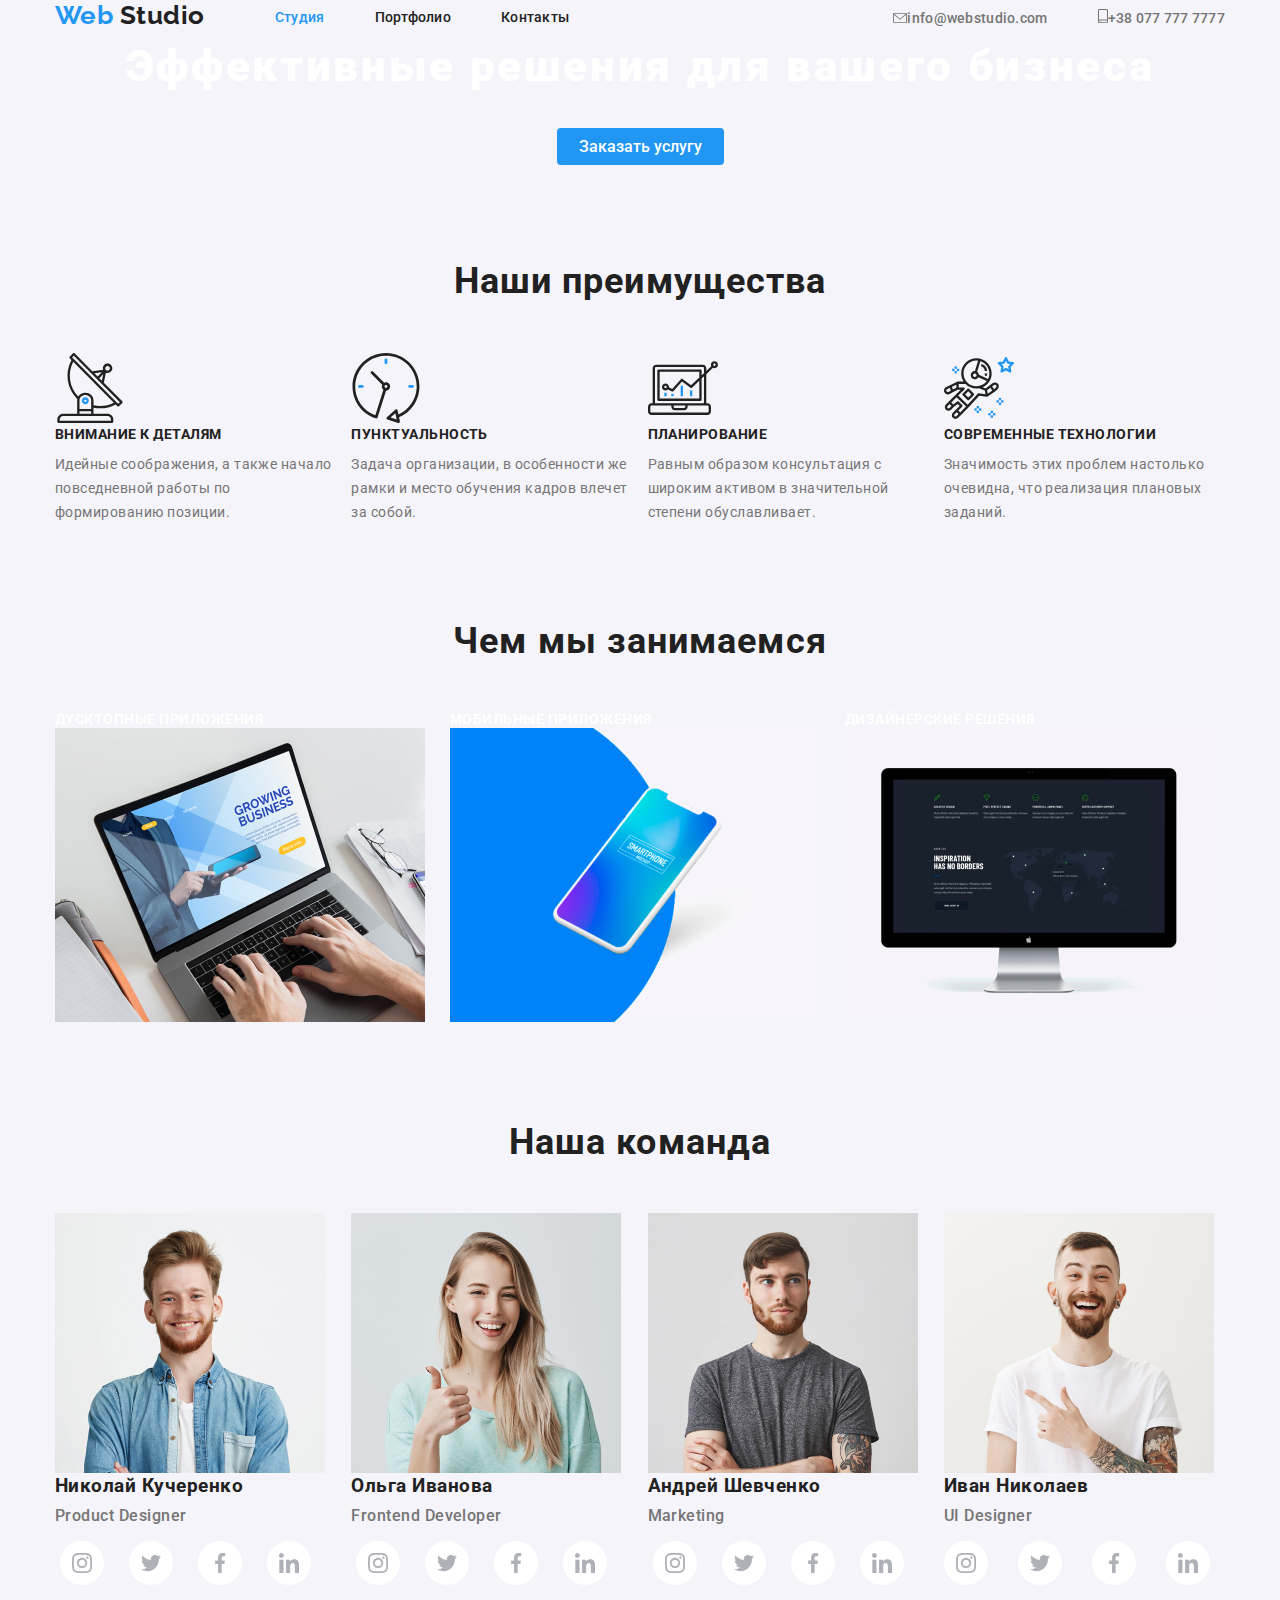
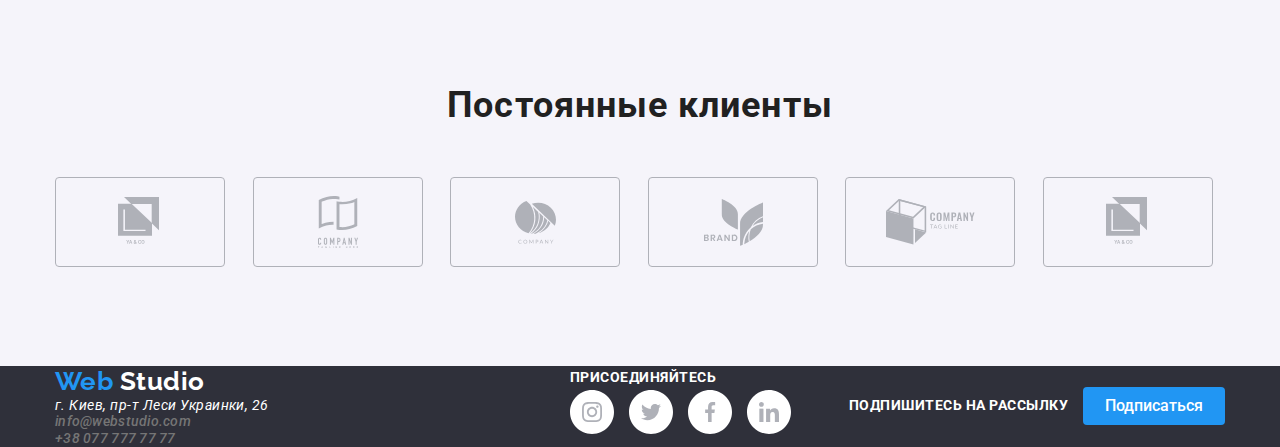
<file: index.html>
<!DOCTYPE html>
<html lang="en">

<head>
    <meta charset="UTF-8">
    <meta http-equiv="X-UA-Compatible" content="IE=edge">
    <meta name="viewport" content="width=device-width, initial-scale=1.0">
    <title>Web Studio</title>

    <link href="https://fonts.googleapis.com/css2?family=Raleway:wght@700&family=Roboto:wght@400;500;700&display=swap"
    rel="stylesheet">
    
    <link rel="stylesheet" href="https://cdnjs.cloudflare.com/ajax/libs/modern-normalize/1.1.0/modern-normalize.min.css">

    <link rel="stylesheet" href="./css/styles.css">
</head>

<body>
    <!-- Шапка -->
    <header>
        <div class="container">
            <div class="mein-nav">
                <nav>
                    <a href="./index.html" class="logo">Web <span class="logo header">Studio</span></a>
                    <ul class="site-nav list">
                        <li class="item"><a href="" class="link current">Студия</a></li>
                        <li class="item"><a href="./portfolio.html" class="link">Портфолио</a></li>
                        <li class="item"><a href="" class="link">Контакты</a></li>
                    </ul>
                </nav>
                
                <ul class="contact-nav list">
                    <li class="item"><a href="" class="link"><img src="./images/icon-gmail.svg" alt="Иконка электронная почта">info@webstudio.com</a></li>
                    <li class="item"><a href="" class="link"><img src="./images/icon-smartphone.svg" alt="Иконка телефон">+38 077 777 7777</a></li>
                </ul>
            </div>
        </div>
    </header>

    <main>
        <!--Секция Герой-->
        <section class="hero">
            <h1 class="hero title">Эффективные решения для вашего бизнеса</h1>
            <button type="button" class="button primary">Заказать услугу</button>            
        </section>

        <!--Секция Наши прeимущества -->
        <section class="feature">
            <div class="container">
                <h2 class="section-title">Наши преимущества</h2>
                <ul class="feature list">
                    <li class="item">
                      <img src="./images/antenna.svg" alt="Схематическое изображение спутниковой антены">
                        <h3 class="title">ВНИМАНИЕ К ДЕТАЛЯМ</h3>
                        <p class="text">Идейные соображения, а также начало повседневной работы по формированию позиции.</p>
                    </li>

                    <li class="item">
                        <img src="./images/clock.svg" alt="Схематическое изображение механического циферблата часов">
                        <h3 class="title">ПУНКТУАЛЬНОСТЬ</h3>
                        <p class="text">Задача организации, в особенности же рамки и место обучения кадров влечет за собой.</p>
                    </li>

                    <li class="item">
                        <img src="./images/diagram.svg" alt="Схематическое изображение диаграммы">
                        <h3 class="title">ПЛАНИРОВАНИЕ</h3>
                        <p class="text">Равным образом консультация с широким активом в значительной степени обуславливает.</p>
                    </li>

                    <li class="item">
                        <img src="./images/astronaut.svg" alt="Схематическое изображение астронафта в космосе">
                        <h3 class="title">СОВРЕМЕННЫЕ ТЕХНОЛОГИИ</h3>
                        <p class="text">Значимость этих проблем настолько очевидна, что реализация плановых заданий.</p>
                    </li>
                </ul>
            </div>
        </section>

        <!--Секция Чем ми занимаемся -->
        <section class="work">
            <div class="container">
                <h2 class="section-title">Чем мы занимаемся</h2>
                <ul class="work list">
                    <li class="item">
                        <h3 class="title">ДУСКТОПНЫЕ ПРИЛОЖЕНИЯ</h3>
                        <img src="./images/box-1.jpg" alt="Руки человека работающие на ноутбуке, который лежит на столе" width="370">
                    </li>

                    <li class="item">
                        <h3 class="title">МОБИЛЬНЫЕ ПРИЛОЖЕНИЯ</h3>
                        <img src="./images/box-2.jpg" alt="Смартфон на бело-синем фоне" width="370">
                    </li>

                    <li class="item">
                        <h3 class="title">ДИЗАЙНЕРСКИЕ РЕШЕНИЯ</h3>
                        <img src="./images/box-3.jpg" alt="Монитор с изображение" width="370">
                    </li>
                </ul>
            </div>
        </section>

        <!--Секция Наша команда -->
        <section class="team">
            <div class="container">
                <h2 class="section-title">Наша команда</h2>
                <ul class="team list">
                    <li class="item">
                        <img src="./images/nikolai.jpg" alt="Изображение сотрудника" width="270">
                        <h3 class="title">Николай Кучеренко</h3>
                        <p class="text">Product Designer</p>
                        <ul class="team-sn list">
                            <li class="item"><a href=""><img src="./images/icon-instagram.svg" alt="Иконка Instagram"></a></li>
                            <li class="item"><a href=""><img src="./images/icon-twitter.svg" alt="Иконка Twitter"></a></li>
                            <li class="item"><a href=""><img src="./images/icon-facebook.svg" alt="Иконка Facebook"></a></li>
                            <li class="item"><a href=""><img src="./images/icon-ln.svg" alt="Иконка LinkedIn"></a></li>
                        </ul>
                    </li>

                    <li class="item">
                        <img src="./images/olga.jpg" alt="Изображение сотрудника" width="270">
                        <h3 class="title">Ольга Иванова</h3>
                        <p class="text">Frontend Developer</p>
                        <ul class="team-sn list">
                            <li class="item"><a href=""><img src="./images/icon-instagram.svg" alt="Иконка Instagram"></a></li>
                            <li class="item"><a href=""><img src="./images/icon-twitter.svg" alt="Иконка Twitter"></a></li>
                            <li class="item"><a href=""><img src="./images/icon-facebook.svg" alt="Иконка Facebook"></a></li>
                            <li class="item"><a href=""><img src="./images/icon-ln.svg" alt="Иконка LinkedIn"></a></li>
                        </ul>
                    </li>

                    <li class="item">
                        <img src="./images/andrei.jpg" alt="Изображение сотрудника" width="270">
                        <h3 class="title">Андрей Шевченко</h3>
                        <p class="text">Marketing</p>
                        <ul class="team-sn list">
                            <li class="item"><a href=""><img src="./images/icon-instagram.svg" alt="Иконка Instagram"></a></li>
                            <li class="item"><a href=""><img src="./images/icon-twitter.svg" alt="Иконка Twitter"></a></li>
                            <li class="item"><a href=""><img src="./images/icon-facebook.svg" alt="Иконка Facebook"></a></li>
                            <li class="item"><a href=""><img src="./images/icon-ln.svg" alt="Иконка LinkedIn"></a></li>
                        </ul>
                    </li>

                    <li class="item">
                        <img src="./images/ivan.jpg" alt="Изображение сотрудника" width="270">
                        <h3 class="title">Иван Николаев</h3>
                        <p class="text">UI Designer</p>
                        <ul class="team list">
                            <li class="item"><a href=""><img src="./images/icon-instagram.svg" alt="Иконка Instagram"></a></li>
                            <li class="item"><a href=""><img src="./images/icon-twitter.svg" alt="Иконка Twitter"></a></li>
                            <li class="item"><a href=""><img src="./images/icon-facebook.svg" alt="Иконка Facebook"></a></li>
                            <li class="item"><a href=""><img src="./images/icon-ln.svg" alt="Иконка LinkedIn"></a></li>
                        </ul>
                    </li>
                </ul>
            </div>
        </section>

        <!--Секция Постоянные клиенты -->
        <section class="clients">
            <div class="container">
                <h2 class="section-title">Постоянные клиенты</h2>
                <ul class="clients-list list"">
                    <li class="item"><a href=""><img src="./images/client-1.svg" alt="Логотип компании"></a></li>
                    <li class="item"><a href=""><img src="./images/client-2.svg" alt="Логотип компании"></a></li>
                    <li class="item"><a href=""><img src="./images/client-3.svg" alt="Логотип компании"></a></li>
                    <li class="item"><a href=""><img src="./images/client-5.svg" alt="Логотип компании"></a></li>
                    <li class="item"><a href=""><img src="./images/client-6.svg" alt="Логотип компании"></a></li>
                    <li class="item"><a href=""><img src="./images/client-1.svg" alt="Логотип компании"></a></li>
                </ul>
            </div>
        </section>
    </main>

    <!--Секция Подвал -->
    <footer>
        <div class="container mein-footer">
            <div class="logo-address">
                <a href="./index.html" class="logo">Web <samp class="logo footer">Studio</samp></a>
                <address class="address">
                    г. Киев, пр-т Леси Украинки, 26 <br>
                    <span class="contact-footer">info@webstudio.com <br>
                    +38 077 777 77 77</span>
                </address>
            </div>            
                        
            <div class="footer-sn-flex">
                <b>ПРИСОЕДИНЯЙТЕСЬ</b>
                <ul class="footer-sn list">
                    <li class="item"><a href=""><img src="./images/icon-instagram.svg" alt="Иконка Instagram"></a></li>
                    <li class="item"><a href=""><img src="./images/icon-twitter.svg" alt="Иконка Twitter"></a></li>
                    <li class="item"><a href=""><img src="./images/icon-facebook.svg" alt="Иконка Facebook"></a></li>
                    <li class="item"><a href=""><img src="./images/icon-ln.svg" alt="Иконка Facebook"></a></li>
                </ul>
            </div>
            
            <div class="footer footer-and">
                <b class="b">ПОДПИШИТЕСЬ НА РАССЫЛКУ</b>
                <button type="button" class="button primary">Подписаться</button>
            </div>            
        </div>
    </footer>
</body>
</html>
</file>
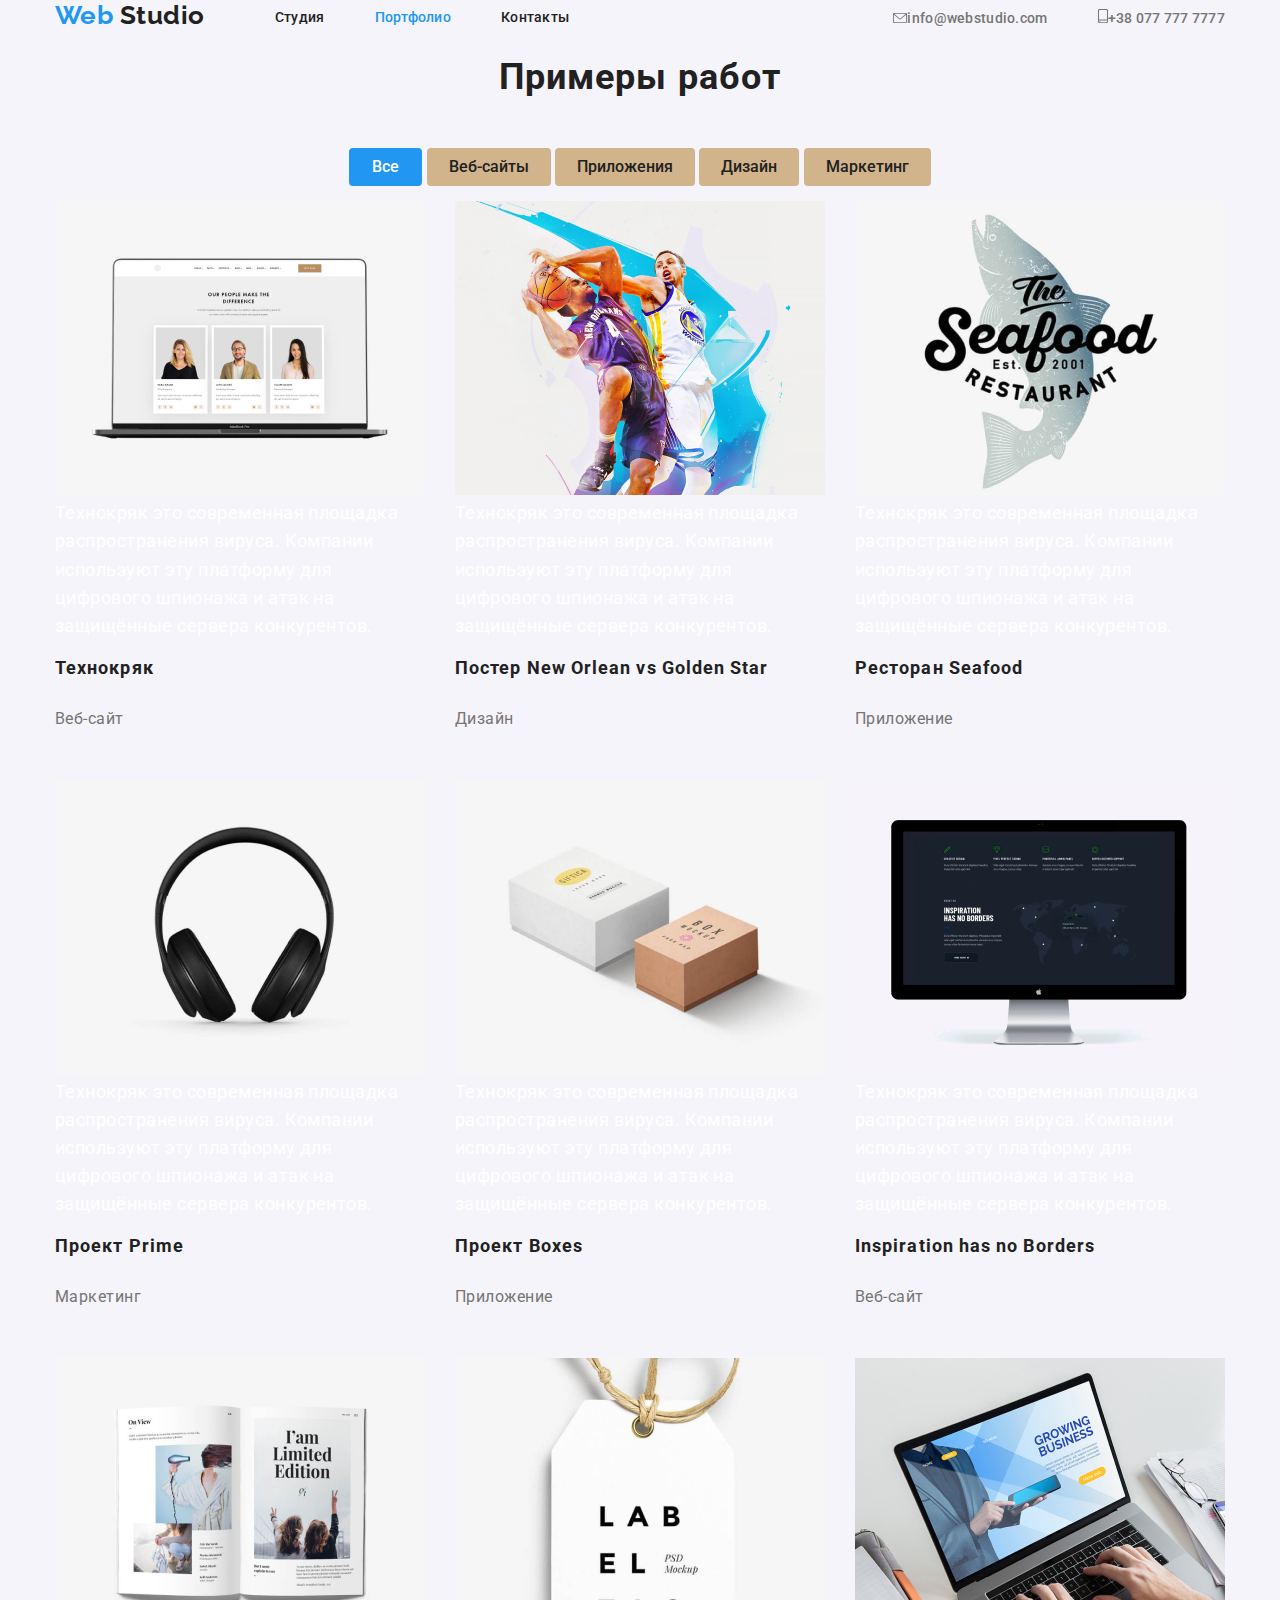
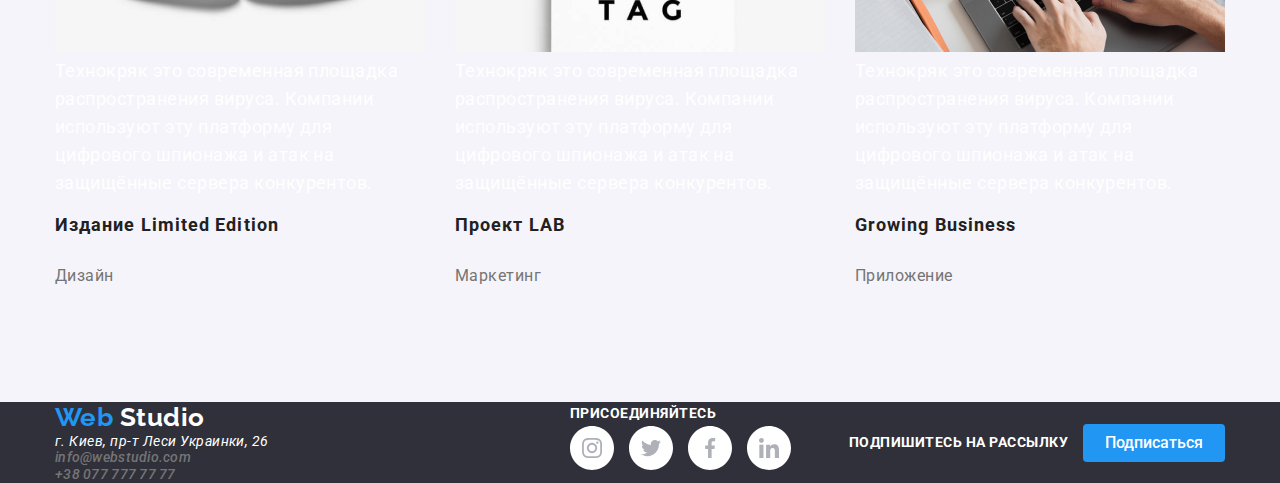
<file: portfolio.html>
<!DOCTYPE html>
<html lang="en">

<head>
    <meta charset="UTF-8">
    <meta http-equiv="X-UA-Compatible" content="IE=edge">
    <meta name="viewport" content="width=device-width, initial-scale=1.0">
    <title>Web Studio</title>

    <link href="https://fonts.googleapis.com/css2?family=Raleway:wght@700&family=Roboto:wght@400;500;700&display=swap"
    rel="stylesheet">

    <link rel="stylesheet" href="https://cdnjs.cloudflare.com/ajax/libs/modern-normalize/1.1.0/modern-normalize.min.css">

    <link rel="stylesheet" href="./css/styles.css">
</head>

<body>
    <!-- Шапка -->
    <header>
        <div class="container-portfolio">
            <div class="mein-nav">
                <nav>
                    <a href="./index.html" class="logo">Web <span class="logo header">Studio</span></a>
                    <ul class="site-nav list">
                        <li class="item"><a href="./index.html" class="link">Студия</a></li>
                        <li class="item"><a href="" class="link current">Портфолио</a></li>
                        <li class="item"><a href="" class="link">Контакты</a></li>
                    </ul>
                </nav>

                <ul class="contact-nav list">
                    <li class="item"><a href="" class="link"><img src="./images/icon-gmail.svg" alt="Иконка электронная почта">info@webstudio.com</a></li>
                    <li class="item"><a href="" class="link"><img src="./images/icon-smartphone.svg" alt="Иконка телефон">+38 077 777 7777</a></li>
                </ul>
            </div>
        </div>
    </header>
              
    <!-- Чем ми занимаемся-->
    <main>
        <section class="examples">
            <div class="container">
                <h1 class="section-title">Примеры работ</h1>
                <div class="bar">
                    <button type="button" class="button primary">Все</button>
                    <button type="button" class="button secondery">Веб-сайты</button>
                    <button type="button" class="button secondery">Приложения</button>
                    <button type="button" class="button secondery">Дизайн</button>
                    <button type="button" class="button secondery">Маркетинг</button>
                </div>           
                   
                <ul class="examples list">
                    <li class="item">
                            <a href="" class="examples-link">
                                <img src="./images/portfolio-1.jpg" alt="Синий фон" width="370">
                                <p class="examples-descriptions">Технокряк это современная площадка распространения вируса. Компании
                                    используют эту
                                    платформу
                                    для цифрового
                                    шпионажа и атак на защищённые сервера конкурентов.
                                </p>
                                <h3 class="examples-title">Технокряк</h3>
                                <p class="examples-text">Веб-сайт</p>
                            </a>
                    </li>
                    
                    <li class="item">
                            <a href="" class="examples-link">
                                <img src="./images/portfolio-2.jpg" alt="Два баскетболиста в борьбе за мяч" width="370">
                                <p class="examples-descriptions">Технокряк это современная площадка распространения вируса. Компании
                                    используют эту
                                    платформу
                                    для цифрового
                                    шпионажа и атак на защищённые сервера конкурентов.
                                </p>
                                <h3 class="examples-title">Постер New Orlean vs Golden Star</h3>
                                <p class="examples-text">Дизайн</p>
                            </a>
                    </li>
                    
                    <li class="item">
                            <a href="" class="examples-link">
                                <img src="./images/portfolio-3.jpg" alt="Логотип ресторана" width="370">
                                <p class="examples-descriptions">Технокряк это современная площадка распространения вируса. Компании
                                    используют эту
                                    платформу
                                    для цифрового
                                    шпионажа и атак на защищённые сервера конкурентов.
                                </p>
                                <h3 class="examples-title">Ресторан Seafood</h3>
                                <p class="examples-text">Приложение</p>
                            </a>
                    </li>
                    
                    <li class="item">
                            <a href="" class="examples-link">
                                <img src="./images/portfolio-4.jpg" alt="Наушники черного цвета" width="370">
                                <p class="examples-descriptions">Технокряк это современная площадка распространения вируса. Компании
                                    используют эту
                                    платформу
                                    для цифрового
                                    шпионажа и атак на защищённые сервера конкурентов.
                                </p>
                                <h3 class="examples-title">Проект Prime</h3>
                                <p class="examples-text">Маркетинг</p>
                            </a>
                    </li>
                    
                    <li class="item">
                            <a href="" class="examples-link">
                                <img src="./images/portfolio-5.jpg" alt="Две коробки белого и серого цвета, лежащие рядом" width="370">
                                <p class="examples-descriptions">Технокряк это современная площадка распространения вируса. Компании
                                    используют эту
                                    платформу
                                    для цифрового
                                    шпионажа и атак на защищённые сервера конкурентов.
                                </p>
                                <h3 class="examples-title">Проект Boxes</h3>
                                <p class="examples-text">Приложение</p>
                            </a>
                    </li>
                    
                    <li class="item">
                            <a href="" class="examples-link">
                                <img src="./images/portfolio-6.jpg" alt="Монитор с изображением на экране" width="370">
                                <p class="examples-descriptions">Технокряк это современная площадка распространения вируса. Компании
                                    используют эту
                                    платформу
                                    для цифрового
                                    шпионажа и атак на защищённые сервера конкурентов.
                                </p>
                                <h3 class="examples-title">Inspiration has no Borders</h3>
                                <p class="examples-text">Веб-сайт</p>
                            </a>
                    </li>
                    
                    <li class="item">
                            <a href="" class="examples-link">
                                <img src="./images/portfolio-7.jpg" alt="Книга в открытом виде" width="370">
                                <p class="examples-descriptions">Технокряк это современная площадка распространения вируса. Компании
                                    используют эту
                                    платформу
                                    для цифрового
                                    шпионажа и атак на защищённые сервера конкурентов.
                                </p>
                                <h3 class="examples-title">Издание Limited Edition</h3>
                                <p class="examples-text">Дизайн</p>
                            </a>
                    </li>

                    <li class="item">
                            <a href="" class="examples-link">
                                <img src="./images/portfolio-8.jpg" alt="Бирка с надписью" width="370">                               
                                <p class="examples-descriptions">Технокряк это современная площадка распространения вируса. Компании
                                    используют эту
                                    платформу
                                    для цифрового
                                    шпионажа и атак на защищённые сервера конкурентов.
                                </p>
                                <h3 class="examples-title">Проект LAB</h3>
                                <p class="examples-text">Маркетинг</p>
                            </a>
                    </li>
                    
                    <li class="item">
                            <a href="" class="examples-link">
                                <img src="./images/portfolio-9.jpg" alt="Руки человека работающие на ноутбуке, который лежит на столе"
                                    width="370">
                                <p class="examples-descriptions">Технокряк это современная площадка распространения вируса. Компании
                                    используют эту
                                    платформу
                                    для цифрового
                                    шпионажа и атак на защищённые сервера конкурентов.
                                </p>
                                <h3 class="examples-title">Growing Business</h3>
                                <p class="examples-text">Приложение</p>
                            </a>
                    </li>
                </ul>
            </div >  
        </section>  
    </main>

    <!--Секция Подвал -->
    <footer>
        <div class="container mein-footer">
            <div class="logo-address">
                <a href="./index.html" class="logo">Web <samp class="logo footer">Studio</samp></a>
                <address class="address">
                    г. Киев, пр-т Леси Украинки, 26 <br>
                    <span class="contact-footer">info@webstudio.com <br>
                        +38 077 777 77 77</span>
                </address>
            </div>
    
            <div class="footer-sn-flex">
                <b>ПРИСОЕДИНЯЙТЕСЬ</b>
                <ul class="footer-sn list">
                    <li class="item"><a href=""><img src="./images/icon-instagram.svg" alt="Иконка Instagram"></a></li>
                    <li class="item"><a href=""><img src="./images/icon-twitter.svg" alt="Иконка Twitter"></a></li>
                    <li class="item"><a href=""><img src="./images/icon-facebook.svg" alt="Иконка Facebook"></a></li>
                    <li class="item"><a href=""><img src="./images/icon-ln.svg" alt="Иконка Facebook"></a></li>
                </ul>
            </div>
    
            <div class="footer footer-and">
                <b class="b">ПОДПИШИТЕСЬ НА РАССЫЛКУ</b>
                <button type="button" class="button primary">Подписаться</button>
            </div>
        </div>
    </footer>
</body>
</html>
</file>
<file: css/styles.css>
:root {
  --primary-text-color: #212121;
  --secondary-text-color: #757575;
  --primary-white-color: #ffffff;
  --accent-color: #2196f3;
}

body {
  background-color: #f5f4fa;
  color: #212121;

  font-family: Roboto, sans-serif;
  letter-spacing: 0.03em;
}

/* Отменяет стили */
.list {
  padding: 0;
  margin: 0;
  list-style: none;
}

.container {
  margin-left: auto;
  margin-right: auto;
  width: 1200px;
  padding-left: 15px;
  padding-right: 15px;
  /* временная для визуала */
  /* outline: 2px solid teal; */
}

/* Логотип */
.logo {
  color: var(--accent-color);

  font-family: Raleway, cursive;

  font-weight: 700;
  font-size: 26px;
  line-height: 1.19;

  text-decoration: none;
}

.logo .header {
  margin-right: 70px;

  color: var(--primary-text-color);
}

.logo .footer {
  color: var(--primary-white-color);
}

/* Шапка */
.mein-nav {
  display: flex;
  align-items: center;
}

nav {
  display: flex;
}

.site-nav {
  display: flex;
}

/* Уберает крайн. геометрию */
.site-nav .item:not(:last-child) {
  margin-right: 50px;
}

.site-nav .link {
  display: block;
  padding-top: 10px;
  padding-bottom: 10px;

  color: var(--primary-text-color);

  font-weight: 500;
  font-size: 14px;
  line-height: 1.14em;
  letter-spacing: 0.02em;

  text-decoration: none;
}

/* Показывает текущую страницу сайта */
.site-nav .link.current {
  color: var(--accent-color);
}

.site-nav .link:hover,
.site-nav .link:focus {
  color: var(--accent-color);
}

.contact-nav {
  display: flex;
  margin-left: auto;
}

.contact-nav .item:not(:last-child) {
  margin-right: 50px;
}

.contact-nav .link {
  color: var(--secondary-text-color);

  font-weight: 500;
  font-size: 14px;
  line-height: 1.14em;
  letter-spacing: 0.02em;

  text-decoration: none;
}

.contact-nav .link:hover,
.contact-nav .link:focus {
  color: var(--accent-color);
}

/* Герой */
.hero {
  margin-left: auto;
  margin-right: auto;
  text-align: center;
}

.hero .title {
  margin-top: 0;
  margin-bottom: 30px;

  color: var(--primary-white-color);

  font-style: 400;
  font-weight: 900;
  font-size: 44px;
  line-height: 1.4em;
  letter-spacing: 0.06em;
}

/* Section */
section {
  padding-top: 0px;
  padding-bottom: 95px;
}

/* .section.no-padding {
  padding-top: 0px;
  padding-bottom: 0px;
} */

.section-title {
  margin-top: 0;
  margin-bottom: 50px;

  font-weight: 700;
  font-size: 36px;
  line-height: 1.17;
  letter-spacing: 0.03em;
  text-align: center;
}

/* Секция Наши прeимущества */
.feature {
  display: flex;
}

.feature .item {
  width: calc((100% - 45px) / 4);
  margin-right: 15px;
}

/* Убирает крайн. геометрию у каждого третего */
.feature .item:nth-child(4n) {
  margin-right: 0px;
}

.feature .title {
  margin-top: 0px;
  margin-bottom: 10px;

  font-weight: 700;
  font-size: 14px;
  line-height: 1.14em;
}

.feature .text {
  margin-top: 0;
  margin-bottom: 0;

  color: var(--secondary-text-color);

  font-size: 14px;
  line-height: 1.71em;
}

/* Секция Чем ми занимаемся */
.work {
  display: flex;
}

.work .item {
  width: calc((100% - 30px) / 3);
  margin-right: 15px;
}

/* Убирает крайн. геометрию у каждого третего */
.work .item:nth-child(3n) {
  margin-right: 0px;
}

.work .title {
  margin-top: 0px;
  margin-bottom: 0px;

  color: var(--primary-white-color);

  font-weight: 700;
  font-size: 14px;
  line-height: 1.14em;
}

/* Секция Наша команда */
.team {
  display: flex;

  background-color: #f5f4fa;
}

.team .item {
  width: calc((100% - 45px) / 4);
  margin-right: 15px;
}

.team .item:nth-child(4n) {
  margin-right: 0px;
}

.team .list {
  font-weight: 500;
  font-size: 16px;
  line-height: 1.19em;
}

.team .title {
  margin-top: 0;
  margin-bottom: 10px;
}

.team .text {
  margin-top: 0;
  margin-bottom: 16px;

  color: var(--secondary-text-color);

  font-size: 16px;
  line-height: 1.19em;
}

.team-sn {
  display: flex;
}

.team-sn .item {
  margin-left: 5px;
  margin-right: 5px;
}

/* Секция Постоянные клиенты */
.clients-list {
  display: flex;
}

.clients-list .item {
  width: calc((100% - 75px) / 5);
  margin-right: 15px;
}

.clients-list .item:nth-child(6n) {
  margin-right: 0px;
}

/* Секция Подвал */
footer {
  background-color: #2f303a;

  color: var(--primary-white-color);
}

.mein-footer {
  display: flex;
}

.logo-address {
  display: flex;
  flex-wrap: wrap;
  width: 300px;
  margin-right: 215px;
}

.address {
  font-size: 14px;
  line-height: 1 0.71em;
}

.contact-footer {
  color: var(--secondary-text-color);

  font-weight: 500;
  font-size: 14px;
  line-height: 1.14em;
  letter-spacing: 0.02em;
}

b {
  font-size: 14px;
  line-height: 1.71em;
}

.b {
  margin-right: 15px;
}

.footer-sn {
  display: flex;
}

.footer-sn .item {
  margin-right: 15px;
}

.footer-and {
  display: flex;
  margin-left: auto;
  align-items: center;
}

/* Button */
.button {
  border: none;
  border-radius: 4px;
  padding: 6px 22px;
  min-width: 73px;
  border: none;

  color: var(--primary-white-color);
  background-color: var(--accent-color);

  /* font-family: inherit; для унаследования свойства кнопкой */

  font-weight: 500;
  font-size: 16px;
  line-height: 1.62em;
  text-align: center;
}

.button.primary {
  color: var(--primary-white-color);
  background-color: var(--accent-color);
}

.button.secondery {
  color: var(--primary-text-color);
  /* background-color: #f5f4fa; */
  background-color: tan;
}

/* Портфолио */
.container-portfolio {
  margin-left: auto;
  margin-right: auto;
  width: 1200px;
  padding-bottom: 20px;
  padding-left: 15px;
  padding-right: 15px;
  /* временная для визуала */
  /* outline: 2px solid teal; */
}

.bar {
  text-align: center;

  margin-bottom: 15px;
}

.examples {
  display: flex;
  /* Разрешает перенос на следуюцюю строку */
  flex-wrap: wrap;
}

.examples .item {
  /* width: 380px; */
  width: calc((100% - 60px) / 3);
  margin-right: 30px;
  margin-bottom: 30px;

  /* background-color: rgb(95, 43, 148); */
}

/* Убирает крайн. геометрию у каждого третего */
.examples .item:nth-child(3n) {
  margin-right: 0px;
}

/* Убирает крайн. геометрию у последних трех */
.examples .item:nth-last-child(-n + 3) {
  margin-bottom: 0px;
}

/* Альтернатива */
/* .examples .item:not( :nth-child(3n)) {
  margin-right: 30px;
} */

/* .examples .item:not( :nth-last-child(-n + 3)) {
  margin-bottom: 30px;
} */

.examples-link {
  text-decoration: none;
}

.examples-descriptions {
  margin-top: 0;
  margin-bottom: 10px;

  color: var(--primary-white-color);

  font-size: 18px;
  line-height: 1.56em;
}

.examples-title {
  margin-top: 0;
  margin-bottom: 10;

  color: var(--primary-text-color);

  font-weight: 700;
  font-size: 18px;
  line-height: 2em;
  letter-spacing: 0.06em;
}

.examples-text {
  margin-top: 0;
  margin-bottom: 10;

  color: var(--secondary-text-color);

  font-size: 16px;
  line-height: 1.87em;
}
</file>
